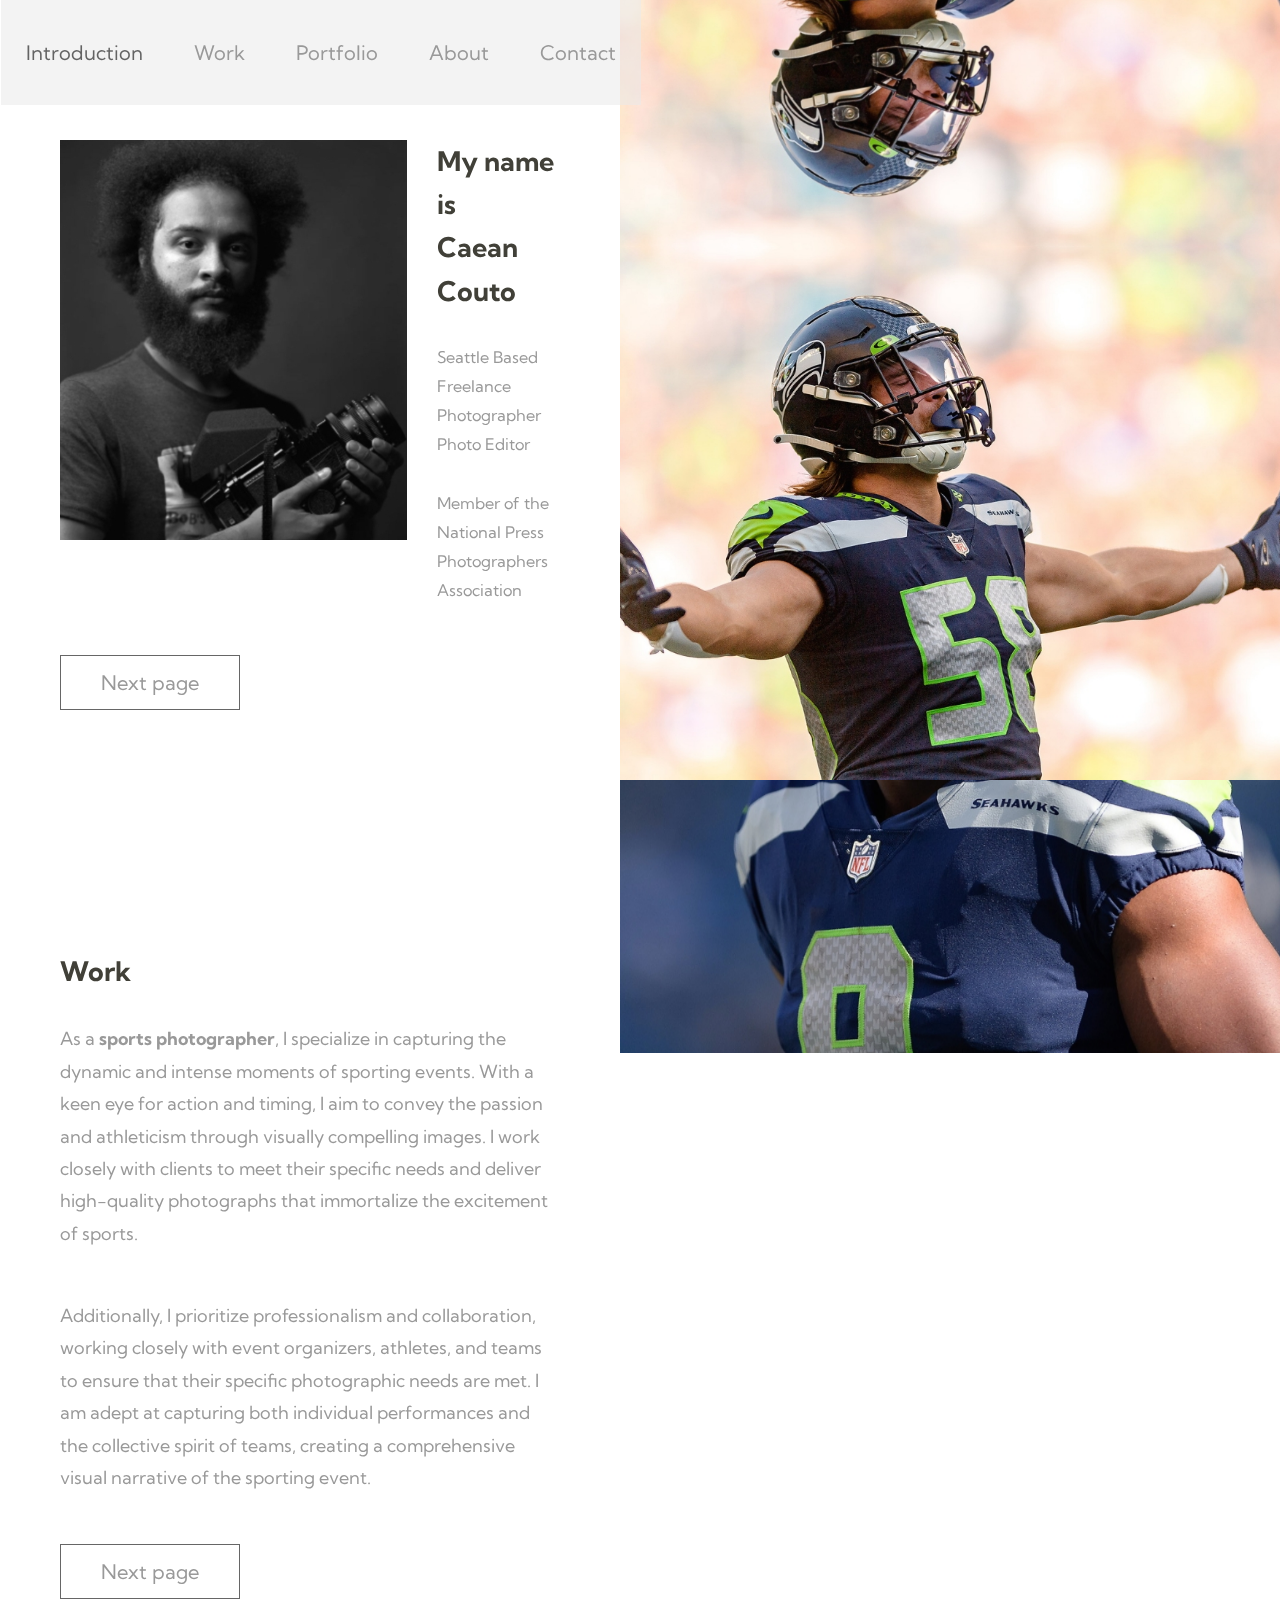
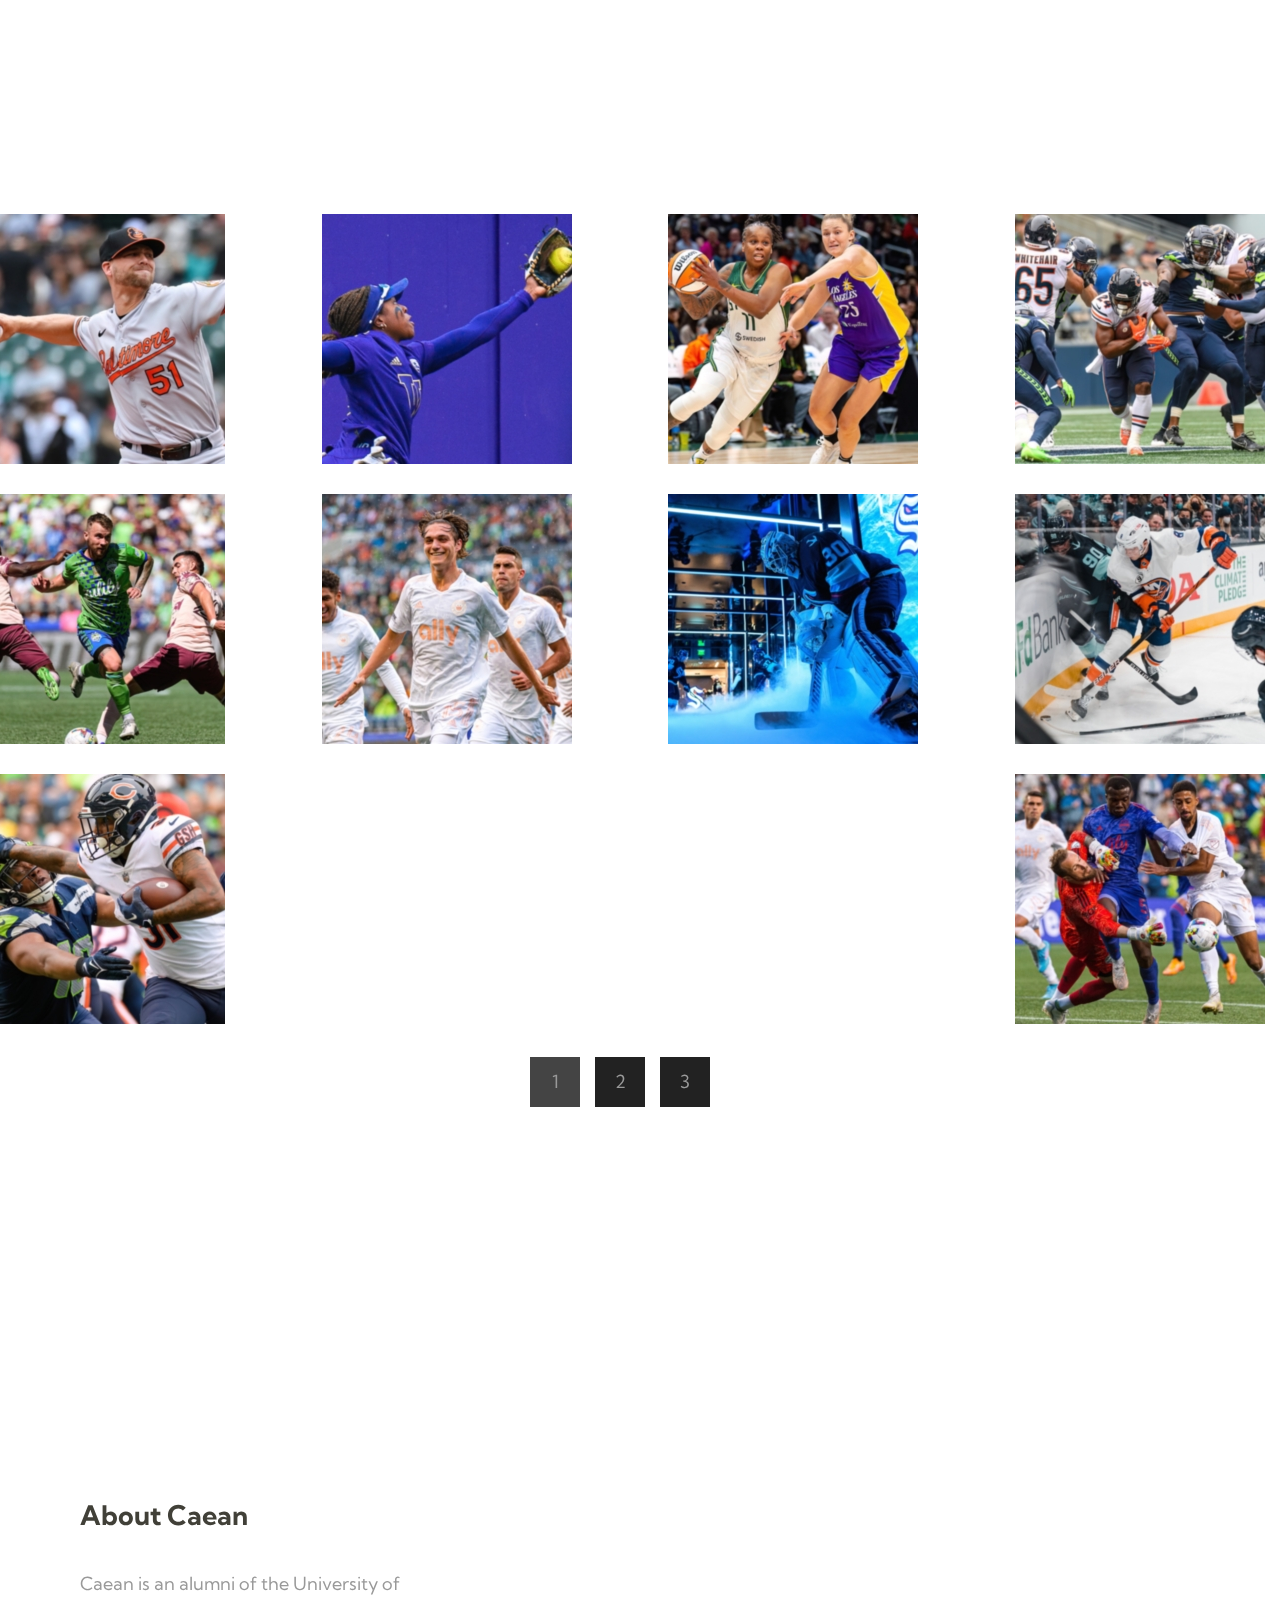
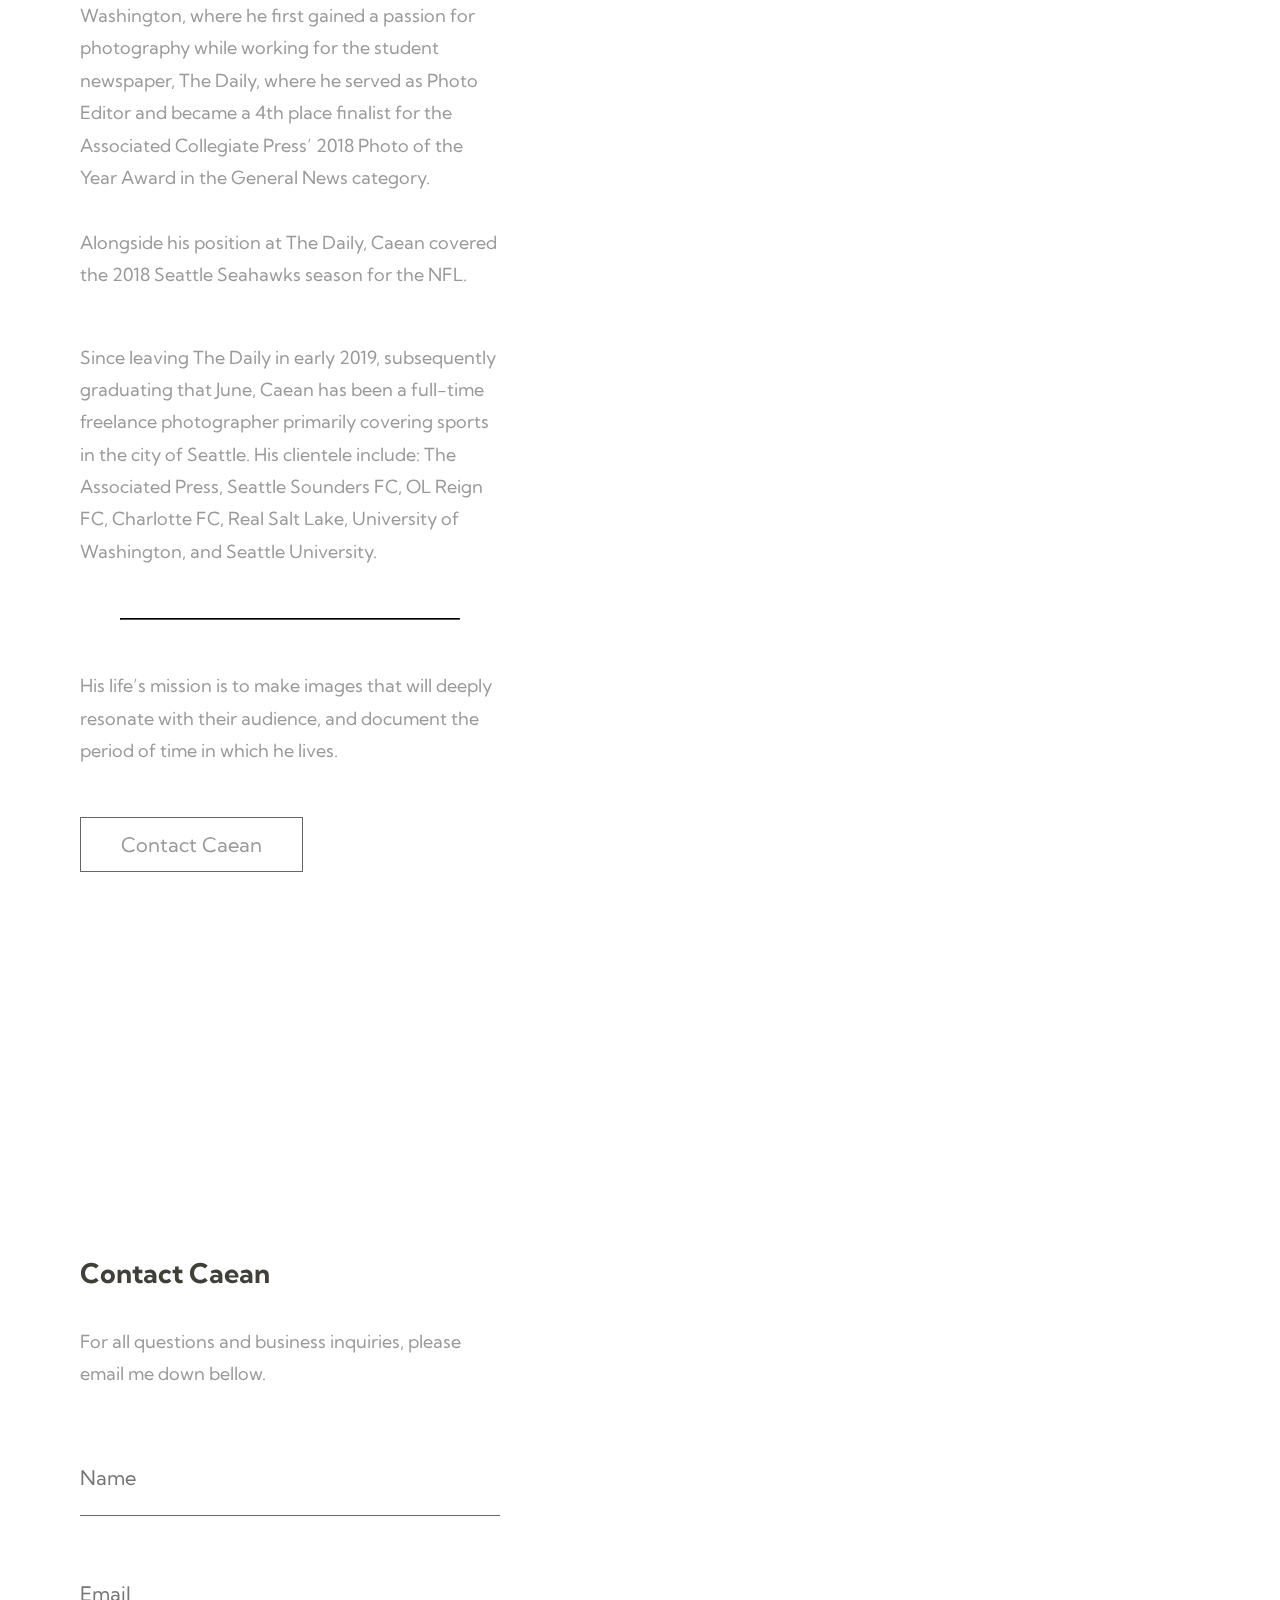
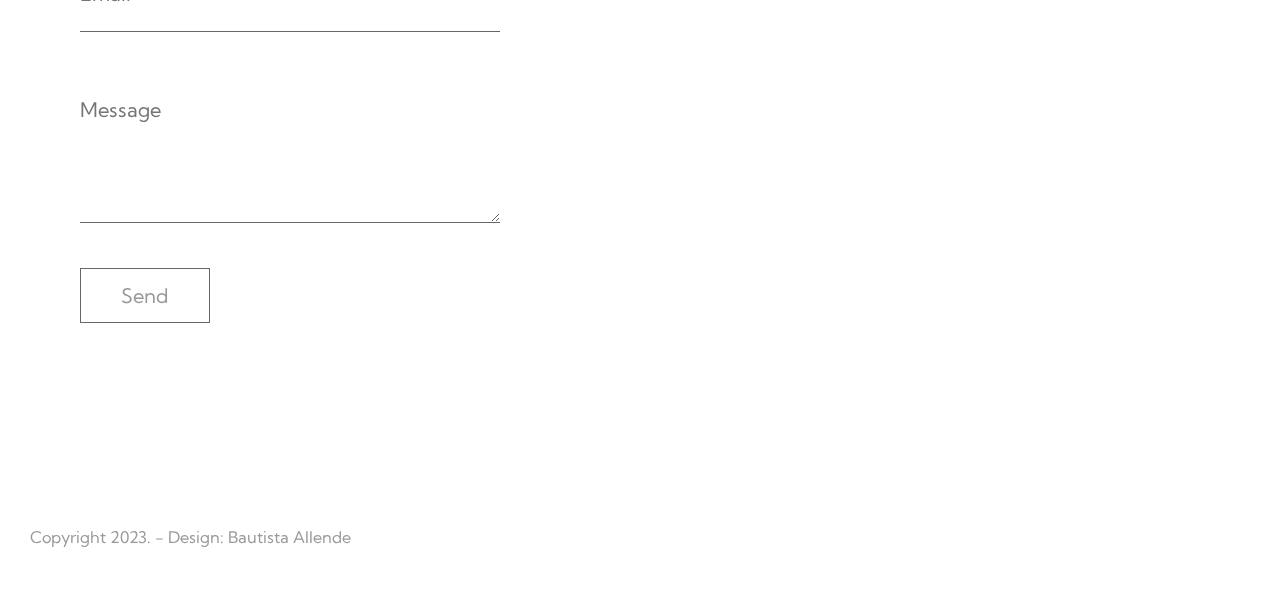
<file: index.html>
<!DOCTYPE html>
<html lang="en">
<head>
    <meta charset="UTF-8">
    <meta name="viewport" content="width=device-width, initial-scale=1.0">
    <title>Caean Couto</title>
    <link rel="icon" href="icon.png">
    <link href="https://fonts.googleapis.com/css2?family=Kumbh+Sans&display=swap" rel="stylesheet"> 
    <link rel="stylesheet" href="fontawesome/css/all.min.css">  
    <link rel="stylesheet" href="css/magnific-popup.css">       
    <link rel="stylesheet" href="css/tooplate-vertex.css">


</head>
<body>
    <!-- Page Loader -->
    <div id="loader-wrapper">
        <div id="loader"></div>

        <div class="loader-section section-left"></div>
        <div class="loader-section section-right"></div>

    </div>


    <!-- Nav -->
    <nav class="tm-nav">
        <button class="navbar-toggler" type="button" aria-label="Toggle navigation">
            <i class="fas fa-bars"></i>
        </button>
        <ul id="tm-main-nav">
            <li class="nav-item">                                
                <a href="#intro" class="nav-link current">
                    Introduction
                </a>
            </li>
            <li class="nav-item">
                <a href="#services" class="nav-link">
                    Work
                </a>
            </li>
            <li class="nav-item">
                <a href="#gallery" class="nav-link">
                    Portfolio
                </a>
            </li>
            <li class="nav-item">
                <a href="#about" class="nav-link">
                    About
                </a>
            </li>
            <li class="nav-item">
                <a href="#contact" class="nav-link">
                    Contact
                </a>
            </li>
        </ul>
    </nav>

    <!-- Content -->
    <main>
        <div id="intro" class="tm-section">
            <!-- Intro left -->
            <div class="tm-section-col tm-content">
                <div class="tm-media1">
                    <img src="img/gallery/tn/cara-principal.jpg" alt="Intro image" class="tm-media1">
                    <div class="tm-media-body">
                        <h2><a href="#" class="tm-text-primary">My name is <br>Caean Couto                        </a></h2>
                        <p class="tm-mb-20 tm-text-small">
                            Seattle Based Freelance <br>Photographer <br>Photo Editor <br><br>Member of the National Press Photographers Association
                        </p>
                        
                        
                    </div>
                </div>
    
                
                
                
                <div class="tm-text-right">
                    <a href="#services" class="tm-btn tm-btn-next">Next page</a>
                </div>   
                
            </div>
            
            <!-- Intro right -->
            <div class="tm-section-col tm-parallax" data-parallax="scroll" data-image-src="img/vertex-bg-01.jpg"></div>
        </div> <!-- #intro -->

        <div id="services" class="tm-section">
            <!-- Services left -->
            <div class="tm-section-col tm-content">
                <h2 class="tm-text-primary">Work</h2>
                <p>As a <strong>sports photographer</strong>, I specialize in capturing the dynamic and intense moments of sporting events. With a keen eye for action and timing, I aim to convey the passion and athleticism through visually compelling images. I work closely with clients to meet their specific needs and deliver high-quality photographs that immortalize the excitement of sports.
                </p>
                <p>
                    Additionally, I prioritize professionalism and collaboration, working closely with event organizers, athletes, and teams to ensure that their specific photographic needs are met. I am adept at capturing both individual performances and the collective spirit of teams, creating a comprehensive visual narrative of the sporting event.
                </p>
                <div class="tm-text-right">
                    <a href="#gallery" class="tm-btn tm-btn-next">Next page</a>
                </div>                
                
                               
            </div>
            
            <!-- Services right -->
            <div class="tm-section-col tm-parallax" data-parallax="scroll" data-image-src="img/vertex-bg-02.jpg"></div>
        </div> <!-- #services -->


        <div id="gallery" class="tm-content1 tm-content-small-top">
            <div class="tm-gallery-container">
                 
                <div class="tm-gallery tm-mb-80">
                    <figure class="effect-goliath tm-gallery-item">
                        <img src="img/gallery/tn/img-01.jpg" alt="Image"/>
                        <figcaption>
                            <h2></h2>
                            <p>Full screen.</p>
                            <a href="img/gallery/img-01.jpg">View more</a>
                        </figcaption>			
                    </figure>
                    <figure class="effect-goliath tm-gallery-item">
                        <img src="img/gallery/tn/img-02.jpg" alt="Image"/>
                        <figcaption>
                            <h2></h2>
                            <p>Full screen.</p>
                            <a href="img/gallery/img-02.jpg">View more</a>
                        </figcaption>			
                    </figure>
                    <figure class="effect-goliath tm-gallery-item">
                        <img src="img/gallery/tn/img-03.jpg" alt="Image"/>
                        <figcaption>
                            <h2></h2>
                            <p>Full screen.</p>
                            <a href="img/gallery/img-03.jpg">View more</a>
                        </figcaption>			
                    </figure>
                    <figure class="effect-goliath tm-gallery-item">
                        <img src="img/gallery/tn/img-04.jpg" alt="Image"/>
                        <figcaption>
                            <h2></h2>
                            <p>Full screen.</p>
                            <a href="img/gallery/img-04.jpg">View more</a>
                        </figcaption>			
                    </figure>
                    <figure class="effect-goliath tm-gallery-item">
                        <img src="img/gallery/tn/img-05.jpg" alt="Image"/>
                        <figcaption>
                            <h2></h2>
                            <p>Full screen.</p>
                            <a href="img/gallery/img-05.jpg">View more</a>
                        </figcaption>			
                    </figure>
                    <figure class="effect-goliath tm-gallery-item">
                        <img src="img/gallery/tn/img-06.jpg" alt="Image"/>
                        <figcaption>
                            <h2></h2>
                            <p>Full screen.</p>
                            <a href="img/gallery/img-06.jpg">View more</a>
                        </figcaption>			
                    </figure>
                    <figure class="effect-goliath tm-gallery-item">
                        <img src="img/gallery/tn/img-07.jpg" alt="Image"/>
                        <figcaption>
                            <h2></h2>
                            <p>Full screen.</p>
                            <a href="img/gallery/img-07.jpg">View more</a>
                        </figcaption>			
                    </figure>
                    <figure class="effect-goliath tm-gallery-item">
                        <img src="img/gallery/tn/img-08.jpg" alt="Image"/>
                        <figcaption>
                            <h2></h2>
                            <p>Full screen.</p>
                            <a href="img/gallery/img-08.jpg">View more</a>
                        </figcaption>			
                    </figure>
                    <figure class="effect-goliath tm-gallery-item">
                        <img src="img/gallery/tn/img-09.jpg" alt="Image"/>
                        <figcaption>
                            <h2></h2>
                            <p>Full screen.</p>
                            <a href="img/gallery/img-09.jpg">View more</a>
                        </figcaption>			
                    </figure>
                    <figure class="effect-goliath tm-gallery-item">
                        <img src="img/gallery/tn/img-10.jpg" alt="Image"/>
                        <figcaption>
                            <h2></h2>
                            <p>Full screen.</p>
                            <a href="img/gallery/img-10.jpg">View more</a>
                        </figcaption>			
                    </figure>
                    <figure class="effect-goliath tm-gallery-item">
                        <img src="img/gallery/tn/img-11.jpg" alt="Image"/>
                        <figcaption>
                            <h2></h2>
                            <p>Full screen.</p>
                            <a href="img/gallery/img-11.jpg">View more</a>
                        </figcaption>			
                    </figure>
                    <figure class="effect-goliath tm-gallery-item">
                        <img src="img/gallery/tn/img-12.jpg" alt="Image"/>
                        <figcaption>
                            <h2></h2>
                            <p>Full screen.</p>
                            <a href="img/gallery/img-12.jpg">View more</a>
                        </figcaption>			
                    </figure>
                    <figure class="effect-goliath tm-gallery-item">
                        <img src="img/gallery/tn/img-13.jpg" alt="Image"/>
                        <figcaption>
                            <h2></h2>
                            <p>Full screen.</p>
                            <a href="img/gallery/img-13.jpg">View more</a>
                        </figcaption>			
                    </figure>
                    <figure class="effect-goliath tm-gallery-item">
                        <img src="img/gallery/tn/img-14.jpg" alt="Image"/>
                        <figcaption>
                            <h2></h2>
                            <p>Full screen.</p>
                            <a href="img/gallery/img-14.jpg">View more</a>
                        </figcaption>			
                    </figure>
                    <figure class="effect-goliath tm-gallery-item">
                        <img src="img/gallery/tn/img-15.jpg" alt="Image"/>
                        <figcaption>
                            <h2></h2>
                            <p>Full screen.</p>
                            <a href="img/gallery/img-15.jpg">View more</a>
                        </figcaption>			
                    </figure>
                    <figure class="effect-goliath tm-gallery-item">
                        <img src="img/gallery/tn/img-16.jpg" alt="Image"/>
                        <figcaption>
                            <h2></h2>
                            <p>Full screen.</p>
                            <a href="img/gallery/img-16.jpg">View more</a>
                        </figcaption>			
                    </figure>
                    <figure class="effect-goliath tm-gallery-item">
                        <img src="img/gallery/tn/img-17.jpg" alt="Image"/>
                        <figcaption>
                            <h2></h2>
                            <p>Full screen.</p>
                            <a href="img/gallery/img-17.jpg">View more</a>
                        </figcaption>			
                    </figure>
                    <figure class="effect-goliath tm-gallery-item">
                        <img src="img/gallery/tn/img-18.jpg" alt="Image"/>
                        <figcaption>
                            <h2></h2>
                            <p>Full screen.</p>
                            <a href="img/gallery/img-18.jpg">View more</a>
                        </figcaption>			
                    </figure>
                    <figure class="effect-goliath tm-gallery-item">
                        <img src="img/gallery/tn/img-19.jpg" alt="Image"/>
                        <figcaption>
                            <h2></h2>
                            <p>Full screen.</p>
                            <a href="img/gallery/img-19.jpg">View more</a>
                        </figcaption>			
                    </figure>
                    <figure class="effect-goliath tm-gallery-item">
                        <img src="img/gallery/tn/img-20.jpg" alt="Image"/>
                        <figcaption>
                            <h2></h2>
                            <p>Full screen.</p>
                            <a href="img/gallery/img-20.jpg">View more</a>
                        </figcaption>			
                    </figure>
                    <figure class="effect-goliath tm-gallery-item">
                        <img src="img/gallery/tn/img-21.jpg" alt="Image"/>
                        <figcaption>
                            <h2></h2>
                            <p>Full screen.</p>
                            <a href="img/gallery/img-21.jpg">View more</a>
                        </figcaption>			
                    </figure>
                    <figure class="effect-goliath tm-gallery-item">
                        <img src="img/gallery/tn/img-22.jpg" alt="Image"/>
                        <figcaption>
                            <h2></h2>
                            <p>Full screen.</p>
                            <a href="img/gallery/img-22.jpg">View more</a>
                        </figcaption>			
                    </figure>
                    <figure class="effect-goliath tm-gallery-item">
                        <img src="img/gallery/tn/img-23.jpg" alt="Image"/>
                        <figcaption>
                            <h2></h2>
                            <p>Full screen.</p>
                            <a href="img/gallery/img-23.jpg">View more</a>
                        </figcaption>			
                    </figure>
                    <figure class="effect-goliath tm-gallery-item">
                        <img src="img/gallery/tn/img-24.jpg" alt="Image"/>
                        <figcaption>
                            <h2></h2>
                            <p>Full screen.</p>
                            <a href="img/gallery/img-24.jpg">View more</a>
                        </figcaption>			
                    </figure>
                    <figure class="effect-goliath tm-gallery-item">
                        <img src="img/gallery/tn/img-25.jpg" alt="Image"/>
                        <figcaption>
                            <h2></h2>
                            <p>Full screen.</p>
                            <a href="img/gallery/img-25.jpg">View more</a>
                        </figcaption>			
                    </figure>
                    
                </div>
                <div class="tm-paging tm-mb-130"></div>
            </div>
        </div>

        <div id="about" class="tm-section">
            <!-- About left -->
            <div class="tm-section-col tm-content tm-content-small">
                <h2 class="tm-text-primary">About Caean</h2>
                <p>
                    Caean is an alumni of the University of Washington, where he first gained a passion for photography while working for the student newspaper, The Daily, where he served as Photo Editor and became a 4th place finalist for the Associated Collegiate Press’ 2018 Photo of the Year Award in the General News category.<br> <br>Alongside his position at The Daily, Caean covered the 2018 Seattle Seahawks season for the NFL.
                </p>
                <p>
                    Since leaving The Daily in early 2019, subsequently graduating that June, Caean has been a full-time freelance photographer primarily covering sports in the city of Seattle. His clientele include: The Associated Press, Seattle Sounders FC, OL Reign FC, Charlotte FC, Real Salt Lake, University of Washington, and Seattle University.
                </p>
                <hr class="tm-hr tm-mb-50">                
                <p class="tm-mb-50">
                    His life’s mission is to make images that will deeply resonate with their audience, and document the period of time in which he lives.
                </p>
                <div class="tm-text-right tm-mb-130">
                    <a href="#contact" class="tm-btn tm-btn-next">Contact Caean</a>
                </div>                
            </div>
            
            <!-- About right -->
            <div class="tm-section-col tm-parallax" data-parallax="scroll" data-image-src="img/vertex-bg-03.jpg"></div>
        </div> <!-- #about -->

        <div id="contact" class="tm-section">
            <!-- Contact left -->
            <div class="tm-section-col tm-content tm-content-small">
                <h2 class="tm-text-primary">Contact Caean</h2>
                <p>
                    For all questions and business inquiries, please email me down bellow.
                </p> 
                <form id="contact-form" action="enviar.php" method="POST" class="tm-contact-form tm-mb-200">
                    <div class="form-group">
                        <input type="text" name="name" class="form-control rounded-0" placeholder="Name" required />
                    </div>
                    <div class="form-group">
                        <input type="email" name="email" class="form-control rounded-0" placeholder="Email" required />
                    </div>
                    <div class="form-group">
                        <textarea rows="4" name="message" class="form-control rounded-0" placeholder="Message" required=></textarea>
                    </div>

                    <div class="form-group tm-text-right">
                        <a type="submit" name="acepto" value="Acepto" class="tm-btn" href="Send.html">Send</a>
                    </div>
                </form>
                <footer class="tm-copyright tm-text-small">
                    Copyright 2023. 
                    
                    - Design: <a rel="nofollow" href="https://www.instagram.com/bautistallende/" class="tm-text-link" target="_parent">Bautista Allende</a>
                </footer>              
            </div>
            
            <!-- Contact right -->
            <div class="tm-section-col tm-parallax tm-relative" data-parallax="scroll" data-image-src="img/vertex-bg-04.jpg">
                <!-- Map -->
                <div class="mapouter">
                    <div class="gmap-canvas">
                        <iframe width="100%" height="420" id="gmap_canvas"
                            src=""
                            frameborder="0" scrolling="no" marginheight="0" marginwidth="0"></iframe>
                    </div>
                </div>
            </div>
        </div> <!-- #contact -->
    </main>

    <script src="js/plugins.js"></script>
    <script>
        $(window).on("load", function() {
            $('body').addClass('loaded');
        });

        $(function(){
            
            /*************** Navigation *****************/

            const tmMainNav = $("#tm-main-nav");

            tmMainNav.singlePageNav({
                filter: ':not(.external)'
            });

            $('.navbar-toggler').click(function(e) {
                e.stopPropagation();
                tmMainNav.toggleClass('show');
            });

            $("html").click(function(e) {
                $("#tm-main-nav").removeClass("show");
            });

            /****************** Smooth Scrolling *****************/

            $(".tm-btn-next").on('click', function(event) {
                if (this.hash !== "") {
                    event.preventDefault();
                    var hash = this.hash;

                    $('html, body').animate({
                        scrollTop: $(hash).offset().top
                    }, 800, function(){
                        // window.location.hash = hash;
                    });
                }
            });

            $('.tm-brand-icon').on('click', function(event) {
                $('html, body').animate({
                        scrollTop: $('#intro').offset().top
                    }, 800);
            });

            /****************** Gallery ******************/

            const galleryItems = document.querySelector(".tm-gallery").children;
            const itemsPerPage = 10;
            const totalPages = Math.ceil(galleryItems.length / itemsPerPage);
            const pageAttribute = 'data-page';

            function setPagination(currentPage) {
                for(let i = 1; i <= totalPages; i++) {
                    var $pager = '';
                    
                    if(currentPage == i) {
                        $pager = $('<a href="javascript:void(0);" class="active tm-paging-link" '+pageAttribute+'="'+i+'"></a>');
                    } else {
                        $pager = $('<a href="javascript:void(0);" class="tm-paging-link" '+pageAttribute+'="'+i+'"></a>');
                    }

                    $pager.html(i);

                    $pager.click(function(){ 
                        $('.tm-paging-link').removeClass("active");
                        $(this).addClass('active');
                        var page = $(this).eq(0).attr(pageAttribute);
                        showItems(page);
                    });

                    $pager.appendTo($('.tm-paging'));
                }
            }

            function showItems(currentPage) {
                for(let i = 0; i < galleryItems.length; i++) {
                    galleryItems[i].classList.remove("show");
                    galleryItems[i].classList.add("hide");

                    if(i >= (currentPage * itemsPerPage) - itemsPerPage && i < currentPage * itemsPerPage) {
                        galleryItems[i].classList.remove("hide");
                        galleryItems[i].classList.add("show");
                    }
                }
            }

            setPagination(1);
            showItems(1);

            /****************** Magnific Popup ***********/

            $('.tm-gallery').magnificPopup({
                delegate: 'a',
                type: 'image',
                gallery: {
                    enabled: true
                }
            });
        });
    </script>
</body>
</html>
</file>
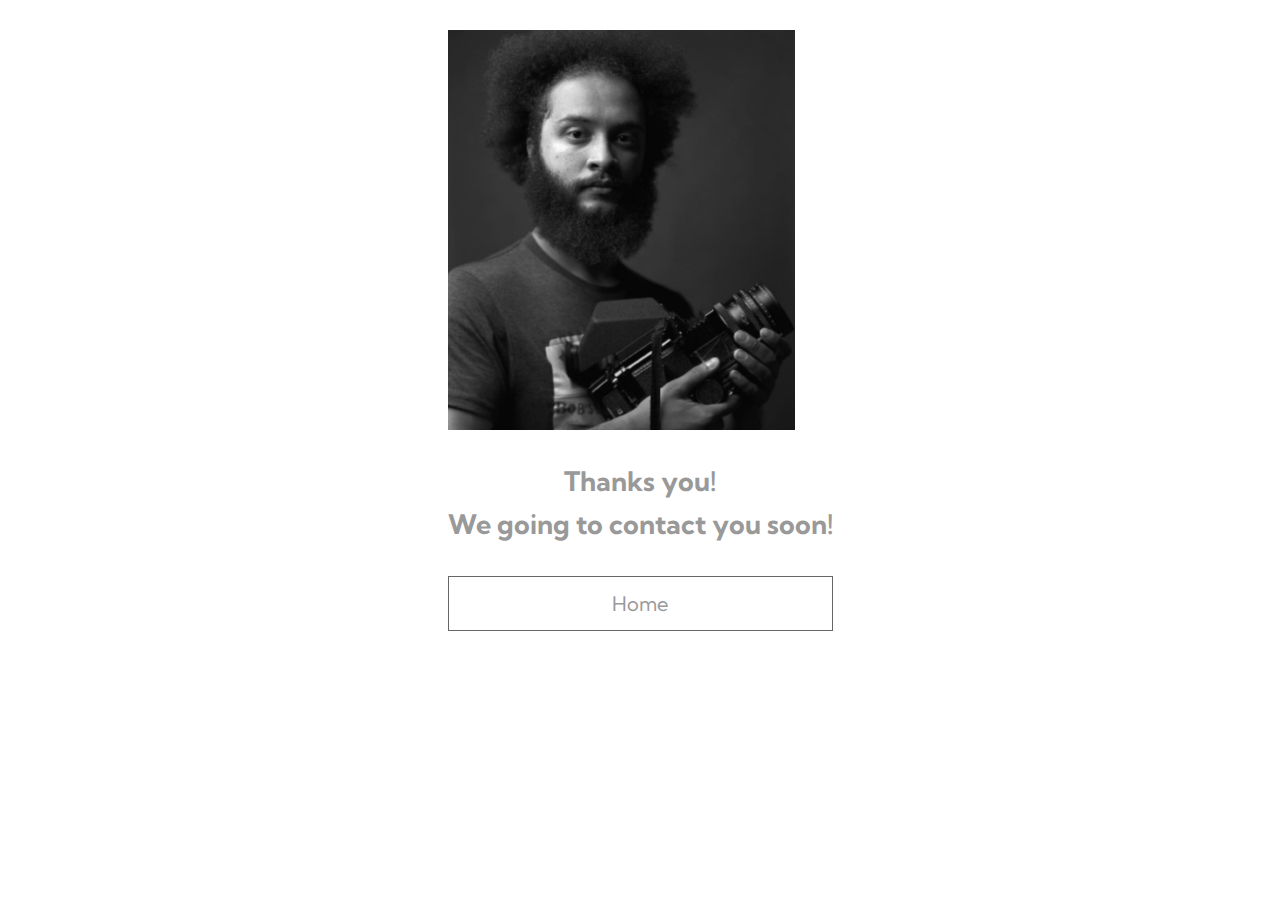
<file: Send.html>
<!DOCTYPE html>
<html lang="en">
<head>
    <title>Caean Couto</title>
    <link rel="icon" href="icon.png">
    <link href="https://fonts.googleapis.com/css2?family=Kumbh+Sans&display=swap" rel="stylesheet"> 
    <link rel="stylesheet" href="fontawesome/css/all.min.css">  
    <link rel="stylesheet" href="css/Send.css">       
    <link rel="stylesheet" href="css/tooplate-vertex2.css">
</head>
<body class="body1">
    <div class="todo">
        <div>
            <img src="img/gallery/tn/cara-principal.jpg" alt="Intro image" class="tm-media1">
            <h2 class="titulo">Thanks you! <br>We going to contact you soon! </h2>
            <div class="boton">
                <a type="submit" class="botonpagina2" href="index.html">Home</a>
            </div>  
        </div>  
    </div>
</body>


</html>
</file>
<file: css/tooplate-vertex.css>
#loader-wrapper {
    position: fixed;
    top: 0;
    left: 0;
    width: 100%;
    height: 100%;
    z-index: 1001;
}
#loader {
    display: block;
    position: relative;
    left: 50%;
    top: 50%;
    width: 150px;
    height: 150px;
    margin: -75px 0 0 -75px;
    border-radius: 50%;
    border: 3px solid transparent;
    border-top-color: #ffffff;

    -webkit-animation: spin 2s linear infinite; /* Chrome, Opera 15+, Safari 5+ */
    animation: spin 2s linear infinite; /* Chrome, Firefox 16+, IE 10+, Opera */

    z-index: 1002;
}

    #loader:before {
        content: "";
        position: absolute;
        top: 5px;
        left: 5px;
        right: 5px;
        bottom: 5px;
        border-radius: 50%;
        border: 3px solid transparent;
        border-top-color: #747474;

        -webkit-animation: spin 3s linear infinite; /* Chrome, Opera 15+, Safari 5+ */
        animation: spin 3s linear infinite; /* Chrome, Firefox 16+, IE 10+, Opera */
    }

    #loader:after {
        content: "";
        position: absolute;
        top: 15px;
        left: 15px;
        right: 15px;
        bottom: 15px;
        border-radius: 50%;
        border: 3px solid transparent;
        border-top-color: #000000;

        -webkit-animation: spin 1.5s linear infinite; /* Chrome, Opera 15+, Safari 5+ */
          animation: spin 1.5s linear infinite; /* Chrome, Firefox 16+, IE 10+, Opera */
    }

    @-webkit-keyframes spin {
        0%   { 
            -webkit-transform: rotate(0deg);  /* Chrome, Opera 15+, Safari 3.1+ */
            -ms-transform: rotate(0deg);  /* IE 9 */
            transform: rotate(0deg);  /* Firefox 16+, IE 10+, Opera */
        }
        100% {
            -webkit-transform: rotate(360deg);  /* Chrome, Opera 15+, Safari 3.1+ */
            -ms-transform: rotate(360deg);  /* IE 9 */
            transform: rotate(360deg);  /* Firefox 16+, IE 10+, Opera */
        }
    }
    @keyframes spin {
        0%   { 
            -webkit-transform: rotate(0deg);  /* Chrome, Opera 15+, Safari 3.1+ */
            -ms-transform: rotate(0deg);  /* IE 9 */
            transform: rotate(0deg);  /* Firefox 16+, IE 10+, Opera */
        }
        100% {
            -webkit-transform: rotate(360deg);  /* Chrome, Opera 15+, Safari 3.1+ */
            -ms-transform: rotate(360deg);  /* IE 9 */
            transform: rotate(360deg);  /* Firefox 16+, IE 10+, Opera */
        }
    }

    #loader-wrapper .loader-section {
        position: fixed;
        top: 0;
        width: 51%;
        height: 100%;
        background: #ffffffbd;
        z-index: 1001;
        -webkit-transform: translateX(0);  /* Chrome, Opera 15+, Safari 3.1+ */
        -ms-transform: translateX(0);  /* IE 9 */
        transform: translateX(0);  /* Firefox 16+, IE 10+, Opera */
    }

    #loader-wrapper .loader-section.section-left {
        left: 0;
    }

    #loader-wrapper .loader-section.section-right {
        right: 0;
    }

    /* Loaded */
    .loaded #loader-wrapper .loader-section.section-left {
        -webkit-transform: translateX(-100%);  /* Chrome, Opera 15+, Safari 3.1+ */
            -ms-transform: translateX(-100%);  /* IE 9 */
                transform: translateX(-100%);  /* Firefox 16+, IE 10+, Opera */

        -webkit-transition: all 0.7s 0.3s cubic-bezier(0.645, 0.045, 0.355, 1.000);  
                transition: all 0.7s 0.3s cubic-bezier(0.645, 0.045, 0.355, 1.000);
    }

    .loaded #loader-wrapper .loader-section.section-right {
        -webkit-transform: translateX(100%);  /* Chrome, Opera 15+, Safari 3.1+ */
            -ms-transform: translateX(100%);  /* IE 9 */
                transform: translateX(100%);  /* Firefox 16+, IE 10+, Opera */

-webkit-transition: all 0.7s 0.3s cubic-bezier(0.645, 0.045, 0.355, 1.000);  
        transition: all 0.7s 0.3s cubic-bezier(0.645, 0.045, 0.355, 1.000);
    }
    
    .loaded #loader {
        opacity: 0;
        -webkit-transition: all 0.3s ease-out;  
                transition: all 0.3s ease-out;
    }
    .loaded #loader-wrapper {
        visibility: hidden;

        -webkit-transform: translateY(-100%);  /* Chrome, Opera 15+, Safari 3.1+ */
            -ms-transform: translateY(-100%);  /* IE 9 */
                transform: translateY(-100%);  /* Firefox 16+, IE 10+, Opera */

        -webkit-transition: all 0.3s 1s ease-out;  
                transition: all 0.3s 1s ease-out;
    }

/* General */

* {  box-sizing: border-box; }
html, body { overflow-x: hidden; }
body { 
    font-family: 'Kumbh Sans', sans-serif;
    font-size: 18px;
    background-color: rgb(255, 255, 255);
    color: #999;
    margin: 0;
    margin-top: -30px;
    margin-left: -40px;
}
a { color: #fff; text-decoration: none; }
a:hover {  color: rgba(201, 204, 153, 0.238); }
button { cursor: pointer; }
a, button { transition: all 0.3s ease; }
ul {
    margin: 0;
    padding: 0;
}

h2 {
    line-height: 1.6;
    margin-top: 0;
    margin-bottom: 30px;
}


p {
    line-height: 1.8;
    margin-bottom: 50px;
}

span, footer {  line-height: 1.8; }

.tm-btn {
    display: inline-block;
    border: 1px solid #666;
    background-color: transparent;
    color: #999;
    padding: 14px 40px;
    font-size: 20px;
}

.tm-btn:hover {
    color: #4b4b4b9c;
    border-color: #4b4b4b9c;
}

.tm-text-small { font-size: 0.9em; }
.tm-text-center { text-align: center; }
.tm-text-right { text-align: left; }
.tm-text-primary { color: #414038; }
.tm-text-secondary { color: #9999CC; }
.tm-text-link { color: #999; }
.tm-text-link:hover { color: #292929; }
.tm-relative { position: relative; }

.tm-hr {
    border-color: #555;
    max-width: 340px;
    width: 100%;    
}

.tm-mr {
    margin-right: 0;
    margin-left: auto;
}

.tm-ml {
    margin-left: 0;
    margin-right: auto;
}

.tm-my-50 {
    margin-top: 50px;
    margin-bottom: 50px;
}
.tm-mb-20 { margin-bottom: 20px; }
.tm-mb-50 { margin-bottom: 50px; }
.tm-mb-80 { margin-bottom: 10px; }
.tm-mb-130 { margin-bottom: 130px; }
.tm-mb-200 { margin-bottom: 200px; }

/* Layout */
.tm-section { display: flex; 
margin-top: -10px;}

.tm-section-col {
    flex: 0 0 50%;
    width: 50%;
}

.tm-content {
    padding: 180px 60px 70px 100px;
    box-sizing: border-box;
}

.tm-content1 {
    padding: 180px 0px 70px 00px;
    box-sizing: border-box;
}

.tm-content-small { padding: 190px 120px 70px; }
.tm-content-small-top { padding-top: 130px; }

.tm-row {
    display: flex;
    margin-left: -25px;
    margin-left: -25px;
}

.tm-col {
    flex: 0 0 50%;
    width: 50%;
    padding: 25px;
    box-sizing: border-box;
}

/* Brand */
.tm-brand {
    position: fixed;
    bottom: 80px;
    right: 70px;
    width: 300px;
    height: 240px;
    margin-top: 0;
    margin-bottom: 0;
    background-color: #333;
    color: #999;
    display: flex;
    align-items: center;
    justify-content: center;
    flex-direction: column;
}

.tm-brand-icon { margin-bottom: 25px; }
.tm-brand-text { font-size: 32px; }

/* Nav */
.navbar-toggler { display: none; }

.tm-nav {
    position: fixed;
    top: 0;
    left: 1px;
    width: 50%;
    z-index: 1000;  
}

.tm-nav ul {
    background-color: #e9e9e98f;
    display: flex;
    justify-content: space-around;
}

.nav-item { list-style: none; }

.nav-link {
    color: #999;
    padding-top: 40px;
    padding-bottom: 40px;
    display: block;
    font-size: 20px;
}

.nav-link:hover,
.nav-link.current {
    color: rgba(28, 28, 28, 0.67);
}

/* Introduction */
.tm-media1 {
    display:flex;
    align-items: flex-start;
    margin-bottom: 30px;
}

.tm-media img {
    width: 200px;
    height: 200px;
}

.tm-media1 img {
    width: auto;
    height: auto;
}

.tm-media2 img {
    width: 600px;
    height: 400px;
}


.tm-media-body {  padding-left: 30px; }

.tm-media-span {
    margin-bottom: 15px;
    display: block;
    text-align: right;
}

/* Gallery */

.tm-gallery-container {
    max-width: 1400px;
    margin-left: auto;
    margin-right: auto;
}

.tm-gallery-header {
    margin-left: 15px;
    margin-right: 15px;
}

.tm-gallery {
	position: relative;
    list-style: none;
    text-align: center;
    overflow: hidden;
    display: flex;
    flex-wrap: wrap;
    align-items: center;
    justify-content: space-between;
    flex-direction: row;
}

.tm-gallery figure {
	position: relative;
	z-index: 50;
	/* float: left; */
	overflow: hidden;
	margin: 15px;
	min-width: 200px;
	max-width: 250px;
	max-height: 250px;
	width: 25%;
	text-align: center;
	cursor: pointer;
}

.tm-gallery figure img {
	position: relative;
	display: block;
	min-height: 100%;
	max-width: 100%;

}

.tm-gallery figure figcaption {
	padding: 1em;
	color: #090909;
	text-transform: uppercase;
	font-size: 1em;
	-webkit-backface-visibility: hidden;
	backface-visibility: hidden;
}

.tm-gallery figure figcaption::before,
.tm-gallery figure figcaption::after {
	pointer-events: none;
}

.tm-gallery figure figcaption,
.tm-gallery figure figcaption > a {
	position: absolute;
	top: 0;
	left: 0;
	width: 100%;
    height: 100%;
    box-sizing: border-box;
}

/* Anchor will cover the whole item by default */
/* For some effects it will show as a button */
.tm-gallery figure figcaption > a {
	z-index: 1000;
	text-indent: 200%;
	white-space: nowrap;
	font-size: 0;
	opacity: 0;
}

.tm-gallery figure h2 {
	word-spacing: -0.15em;
	font-weight: 300;
}

.tm-gallery figure h2 span { font-weight: 800; }

.tm-gallery figure h2,
.tm-gallery figure p {
	margin: 0;
}

.tm-gallery figure p {
	letter-spacing: 1px;
	font-size: 68.5%;
}

/*-----------------*/
/***** Goliath *****/
/*-----------------*/

figure.effect-goliath {
	background: #ffffff49;
}

figure.effect-goliath img,
figure.effect-goliath h2 {
	-webkit-transition: -webkit-transform 0.35s;
	transition: 0.35s;
    
}

figure.effect-goliath img {
	-webkit-backface-visibility: hidden;
	backface-visibility: hidden;
}

figure.effect-goliath h2,
figure.effect-goliath p {
	position: absolute;
	bottom: 0;
	left: 0;
    padding: 30px 10px;
    text-align: center;
    width: 100%;
}

figure.effect-goliath p {
	text-transform: none;
	font-size: 90%;
	opacity: 0;
	-webkit-transition: opacity 0.35s, -webkit-transform 0.35s;
	transition: opacity 0.35s, transform 0.35s;
	-webkit-transform: translate3d(0,50px,0);
	transform: translate3d(0,50px,0);
}

figure.effect-goliath:hover img {
	-webkit-transform: translate3d(0,-80px,0);
	transform: translate3d(0,-80px,0);
}

figure.effect-goliath:hover h2 {
	-webkit-transform: translate3d(0,-100px,0);
	transform: translate3d(0,-100px,0);
}

figure.effect-goliath:hover p {
	opacity: 1;
	-webkit-transform: translate3d(0,0,0);
	transform: translate3d(0,0,0);
}

.tm-gallery .tm-gallery-item.hide{ display: none; }

.tm-gallery .tm-gallery-item.show{
	display: block;
	animation: show .5s ease;
}

.tm-paging {
    display: flex;
    justify-content: center;
}

.tm-paging-link {
    display: flex;
    justify-content: center;
    align-items: center;
    width: 50px;
    height: 50px;
    color: #999;
    background-color: #222;
    margin: 7.5px;
}

.tm-paging-link:hover,
.tm-paging-link.active {
    background-color: #444444;
}

@keyframes show {
    0% {
    	opacity: 0;
    	transform: scale(0.9);
    }
    100% {
    	opacity: 1;
    	transform: scale(1);
    }
}

/* Contact */
.tm-contact-form {
    max-width: 450px;
    margin-left: auto;
    margin-right: auto;
}
.form-group { margin-bottom: 40px; }

.form-control {
    color: #999;
    font-size: 20px;
    font-family: 'Kumbh Sans', sans-serif;
    padding: 25px 0;
    width: 100%;
    border: none;
    border-bottom: 1px solid #666;
    background: transparent;
}

.form-control:focus {
    color: #999;
    background: transparent;
}

.mapouter {
    position: absolute;
    top: 240px;
    left: 0;
}

.gmap-canvas { width: 340px; }

.tm-copyright {
    margin-left: -50px;
    margin-bottom: -50px;
}

@media (max-width: 1200px) {
    .tm-nav { width: 0; }
    .tm-nav ul {
        position: relative;
        left: -280px;
        flex-direction: column;
        padding-top: 15px;
        padding-bottom: 15px;        
        width: 280px;
        transition: all 0.5s ease;
    }

    .tm-nav ul.show { left: 0; }

    .nav-link {
        text-align: center;
        padding-top: 20px;
        padding-bottom: 20px;
    }

    .navbar-toggler {
        display: block;
        width: 50px;
        height: 45px;
        font-size: 1.2rem;
        background-color: #444444;
        border: none;
        color: #999999;
        outline: none;
    }

    .navbar-toggler:hover { color: #99CC99; }

    .tm-content {
        padding-left: 20px;
        padding-right: 20px;
        padding: 50px 20px;
    }

    .tm-copyright { margin-left: 15px; }
}

@media (max-width: 992px) {
    .tm-brand { 
        position: static;
        margin-left: auto;
        margin-right: 0;
    }

    .tm-gallery figure { width: 33.33%; }

    figcaption h2 { font-size: 1.4rem; }

    .tm-section { flex-direction: column-reverse; }

    .tm-section-col {
        flex: 0 0 100%;
        width: 100%;
    }

    .tm-parallax { min-height: 360px; }

    #contact .tm-parallax {
        margin-bottom: 425px;
    }
    
    .mapouter {
        top: 360px;
        width: 100%;
    }

    .gmap-canvas { width: 100%; }

    .tm-copyright {
        margin-bottom: 0;
        padding: 30px;
    }
}

@media (max-width: 600px) {
    .tm-row { flex-direction: column; }

    .tm-col {
        flex: 0 0 100%;
        width: 100%;
    }

    .tm-media img {
        width: 150px;
        height: 150px;
    }
}

@media (max-width: 560px) {
    .tm-sm-mt-30 { margin-top: 30px; }
}

@media (max-width: 516px) {
    .tm-gallery { display: block; }

    .tm-gallery figure {
        float: left;
        width: 45%;
        margin: 2.5%;
        min-width: 1px;
    }

    figure h2 { font-size: 1rem; }
}

@media (max-width: 420px) {
    .tm-media img {
        width: 100px;
        height: 100px;
    }
}
</file>
<file: css/Send.css>
.botonpagina2{
    display:flex;
    justify-content: center;
    border: 1px solid #666;
    background-color: transparent;
    color: #999;
    padding: 14px 40px;
    font-size: 20px;
    top: 13px;
  }
  
  
.todo{
    display: flex;
    justify-content: center;
    top: 10px;
  }
  
.boton{
    display:grid;
  }
  
.titulo{
    text-align: center;
    }
</file>
<file: css/tooplate-vertex2.css>
#loader-wrapper {
    position: fixed;
    top: 0;
    left: 0;
    width: 100%;
    height: 100%;
    z-index: 1001;
}
#loader {
    display: block;
    position: relative;
    left: 50%;
    top: 50%;
    width: 150px;
    height: 150px;
    margin: -75px 0 0 -75px;
    border-radius: 50%;
    border: 3px solid transparent;
    border-top-color: #ffffff;

    -webkit-animation: spin 2s linear infinite; /* Chrome, Opera 15+, Safari 5+ */
    animation: spin 2s linear infinite; /* Chrome, Firefox 16+, IE 10+, Opera */

    z-index: 1002;
}

    #loader:before {
        content: "";
        position: absolute;
        top: 5px;
        left: 5px;
        right: 5px;
        bottom: 5px;
        border-radius: 50%;
        border: 3px solid transparent;
        border-top-color: #747474;

        -webkit-animation: spin 3s linear infinite; /* Chrome, Opera 15+, Safari 5+ */
        animation: spin 3s linear infinite; /* Chrome, Firefox 16+, IE 10+, Opera */
    }

    #loader:after {
        content: "";
        position: absolute;
        top: 15px;
        left: 15px;
        right: 15px;
        bottom: 15px;
        border-radius: 50%;
        border: 3px solid transparent;
        border-top-color: #000000;

        -webkit-animation: spin 1.5s linear infinite; /* Chrome, Opera 15+, Safari 5+ */
          animation: spin 1.5s linear infinite; /* Chrome, Firefox 16+, IE 10+, Opera */
    }

    @-webkit-keyframes spin {
        0%   { 
            -webkit-transform: rotate(0deg);  /* Chrome, Opera 15+, Safari 3.1+ */
            -ms-transform: rotate(0deg);  /* IE 9 */
            transform: rotate(0deg);  /* Firefox 16+, IE 10+, Opera */
        }
        100% {
            -webkit-transform: rotate(360deg);  /* Chrome, Opera 15+, Safari 3.1+ */
            -ms-transform: rotate(360deg);  /* IE 9 */
            transform: rotate(360deg);  /* Firefox 16+, IE 10+, Opera */
        }
    }
    @keyframes spin {
        0%   { 
            -webkit-transform: rotate(0deg);  /* Chrome, Opera 15+, Safari 3.1+ */
            -ms-transform: rotate(0deg);  /* IE 9 */
            transform: rotate(0deg);  /* Firefox 16+, IE 10+, Opera */
        }
        100% {
            -webkit-transform: rotate(360deg);  /* Chrome, Opera 15+, Safari 3.1+ */
            -ms-transform: rotate(360deg);  /* IE 9 */
            transform: rotate(360deg);  /* Firefox 16+, IE 10+, Opera */
        }
    }

    #loader-wrapper .loader-section {
        position: fixed;
        top: 0;
        width: 51%;
        height: 100%;
        background: #ffffffbd;
        z-index: 1001;
        -webkit-transform: translateX(0);  /* Chrome, Opera 15+, Safari 3.1+ */
        -ms-transform: translateX(0);  /* IE 9 */
        transform: translateX(0);  /* Firefox 16+, IE 10+, Opera */
    }

    #loader-wrapper .loader-section.section-left {
        left: 0;
    }

    #loader-wrapper .loader-section.section-right {
        right: 0;
    }

    /* Loaded */
    .loaded #loader-wrapper .loader-section.section-left {
        -webkit-transform: translateX(-100%);  /* Chrome, Opera 15+, Safari 3.1+ */
            -ms-transform: translateX(-100%);  /* IE 9 */
                transform: translateX(-100%);  /* Firefox 16+, IE 10+, Opera */

        -webkit-transition: all 0.7s 0.3s cubic-bezier(0.645, 0.045, 0.355, 1.000);  
                transition: all 0.7s 0.3s cubic-bezier(0.645, 0.045, 0.355, 1.000);
    }

    .loaded #loader-wrapper .loader-section.section-right {
        -webkit-transform: translateX(100%);  /* Chrome, Opera 15+, Safari 3.1+ */
            -ms-transform: translateX(100%);  /* IE 9 */
                transform: translateX(100%);  /* Firefox 16+, IE 10+, Opera */

-webkit-transition: all 0.7s 0.3s cubic-bezier(0.645, 0.045, 0.355, 1.000);  
        transition: all 0.7s 0.3s cubic-bezier(0.645, 0.045, 0.355, 1.000);
    }
    
    .loaded #loader {
        opacity: 0;
        -webkit-transition: all 0.3s ease-out;  
                transition: all 0.3s ease-out;
    }
    .loaded #loader-wrapper {
        visibility: hidden;

        -webkit-transform: translateY(-100%);  /* Chrome, Opera 15+, Safari 3.1+ */
            -ms-transform: translateY(-100%);  /* IE 9 */
                transform: translateY(-100%);  /* Firefox 16+, IE 10+, Opera */

        -webkit-transition: all 0.3s 1s ease-out;  
                transition: all 0.3s 1s ease-out;
    }

/* General */

* {  box-sizing: border-box; }
html, body { overflow-x: hidden; }
body { 
    font-family: 'Kumbh Sans', sans-serif;
    font-size: 18px;
    background-color: rgb(255, 255, 255);
    color: #999;
    margin: 0;


}
a { color: #fff; text-decoration: none; }
a:hover {  color: rgba(201, 204, 153, 0.238); }
button { cursor: pointer; }
a, button { transition: all 0.3s ease; }
ul {
    margin: 0;
    padding: 0;
}

h2 {
    line-height: 1.6;
    margin-top: 0;
    margin-bottom: 30px;
}


p {
    line-height: 1.8;
    margin-bottom: 50px;
}

span, footer {  line-height: 1.8; }

.tm-btn {
    display: inline-block;
    border: 1px solid #666;
    background-color: transparent;
    color: #999;
    padding: 14px 40px;
    font-size: 20px;
}

.tm-btn:hover {
    color: #4b4b4b9c;
    border-color: #4b4b4b9c;
}

.tm-text-small { font-size: 0.9em; }
.tm-text-center { text-align: center; }
.tm-text-right { text-align: right; }
.tm-text-primary { color: #414038; }
.tm-text-secondary { color: #9999CC; }
.tm-text-link { color: #999; }
.tm-text-link:hover { color: #292929; }
.tm-relative { position: relative; }

.tm-hr {
    border-color: #555;
    max-width: 340px;
    width: 100%;    
}

.tm-mr {
    margin-right: 0;
    margin-left: auto;
}

.tm-ml {
    margin-left: 0;
    margin-right: auto;
}

.tm-my-50 {
    margin-top: 50px;
    margin-bottom: 50px;
}
.tm-mb-20 { margin-bottom: 20px; }
.tm-mb-50 { margin-bottom: 50px; }
.tm-mb-80 { margin-bottom: 10px; }
.tm-mb-130 { margin-bottom: 130px; }
.tm-mb-200 { margin-bottom: 200px; }

/* Layout */
.tm-section { display: flex; 
margin-top: -10px;}

.tm-section-col {
    flex: 0 0 50%;
    width: 50%;
}

.tm-content {
    padding: 180px 60px 70px 100px;
    box-sizing: border-box;
}

.tm-content1 {
    padding: 180px 0px 70px 00px;
    box-sizing: border-box;
}

.tm-content-small { padding: 190px 120px 70px; }
.tm-content-small-top { padding-top: 130px; }

.tm-row {
    display: flex;
    margin-left: -25px;
    margin-left: -25px;
}

.tm-col {
    flex: 0 0 50%;
    width: 50%;
    padding: 25px;
    box-sizing: border-box;
}

/* Brand */
.tm-brand {
    position: fixed;
    bottom: 80px;
    right: 70px;
    width: 300px;
    height: 240px;
    margin-top: 0;
    margin-bottom: 0;
    background-color: #333;
    color: #999;
    display: flex;
    align-items: center;
    justify-content: center;
    flex-direction: column;
}

.tm-brand-icon { margin-bottom: 25px; }
.tm-brand-text { font-size: 32px; }

/* Nav */
.navbar-toggler { display: none; }

.tm-nav {
    position: fixed;
    top: 0;
    left: 1px;
    width: 50%;
    z-index: 1000;  
}

.tm-nav ul {
    background-color: #e9e9e98f;
    display: flex;
    justify-content: space-around;
}

.nav-item { list-style: none; }

.nav-link {
    color: #999;
    padding-top: 40px;
    padding-bottom: 40px;
    display: block;
    font-size: 20px;
}

.nav-link:hover,
.nav-link.current {
    color: rgba(28, 28, 28, 0.67);
}

/* Introduction */
.tm-media1 {
    display:flex;
    align-items: flex-start;
    margin-bottom: 30px;
    margin-top: 30px;
}

.tm-media img {
    width: 200px;
    height: 200px;
}

.tm-media1 img {
    width: auto;
    height: auto;
}

.tm-media2 img {
    width: 600px;
    height: 400px;
}


.tm-media-body {  padding-left: 30px; }

.tm-media-span {
    margin-bottom: 15px;
    display: block;
    text-align: right;
}

/* Gallery */

.tm-gallery-container {
    max-width: 1400px;
    margin-left: auto;
    margin-right: auto;
}

.tm-gallery-header {
    margin-left: 15px;
    margin-right: 15px;
}

.tm-gallery {
	position: relative;
    list-style: none;
    text-align: center;
    overflow: hidden;
    display: flex;
    flex-wrap: wrap;
    align-items: center;
    justify-content: space-between;
    flex-direction: row;
}

.tm-gallery figure {
	position: relative;
	z-index: 50;
	/* float: left; */
	overflow: hidden;
	margin: 15px;
	min-width: 200px;
	max-width: 250px;
	max-height: 250px;
	width: 25%;
	text-align: center;
	cursor: pointer;
}

.tm-gallery figure img {
	position: relative;
	display: block;
	min-height: 100%;
	max-width: 100%;

}

.tm-gallery figure figcaption {
	padding: 1em;
	color: #090909;
	text-transform: uppercase;
	font-size: 1em;
	-webkit-backface-visibility: hidden;
	backface-visibility: hidden;
}

.tm-gallery figure figcaption::before,
.tm-gallery figure figcaption::after {
	pointer-events: none;
}

.tm-gallery figure figcaption,
.tm-gallery figure figcaption > a {
	position: absolute;
	top: 0;
	left: 0;
	width: 100%;
    height: 100%;
    box-sizing: border-box;
}

/* Anchor will cover the whole item by default */
/* For some effects it will show as a button */
.tm-gallery figure figcaption > a {
	z-index: 1000;
	text-indent: 200%;
	white-space: nowrap;
	font-size: 0;
	opacity: 0;
}

.tm-gallery figure h2 {
	word-spacing: -0.15em;
	font-weight: 300;
}

.tm-gallery figure h2 span { font-weight: 800; }

.tm-gallery figure h2,
.tm-gallery figure p {
	margin: 0;
}

.tm-gallery figure p {
	letter-spacing: 1px;
	font-size: 68.5%;
}

/*-----------------*/
/***** Goliath *****/
/*-----------------*/

figure.effect-goliath {
	background: #ffffff49;
}

figure.effect-goliath img,
figure.effect-goliath h2 {
	-webkit-transition: -webkit-transform 0.35s;
	transition: 0.35s;
    
}

figure.effect-goliath img {
	-webkit-backface-visibility: hidden;
	backface-visibility: hidden;
}

figure.effect-goliath h2,
figure.effect-goliath p {
	position: absolute;
	bottom: 0;
	left: 0;
    padding: 30px 10px;
    text-align: center;
    width: 100%;
}

figure.effect-goliath p {
	text-transform: none;
	font-size: 90%;
	opacity: 0;
	-webkit-transition: opacity 0.35s, -webkit-transform 0.35s;
	transition: opacity 0.35s, transform 0.35s;
	-webkit-transform: translate3d(0,50px,0);
	transform: translate3d(0,50px,0);
}

figure.effect-goliath:hover img {
	-webkit-transform: translate3d(0,-80px,0);
	transform: translate3d(0,-80px,0);
}

figure.effect-goliath:hover h2 {
	-webkit-transform: translate3d(0,-100px,0);
	transform: translate3d(0,-100px,0);
}

figure.effect-goliath:hover p {
	opacity: 1;
	-webkit-transform: translate3d(0,0,0);
	transform: translate3d(0,0,0);
}

.tm-gallery .tm-gallery-item.hide{ display: none; }

.tm-gallery .tm-gallery-item.show{
	display: block;
	animation: show .5s ease;
}

.tm-paging {
    display: flex;
    justify-content: center;
}

.tm-paging-link {
    display: flex;
    justify-content: center;
    align-items: center;
    width: 50px;
    height: 50px;
    color: #999;
    background-color: #222;
    margin: 7.5px;
}

.tm-paging-link:hover,
.tm-paging-link.active {
    background-color: #444444;
}

@keyframes show {
    0% {
    	opacity: 0;
    	transform: scale(0.9);
    }
    100% {
    	opacity: 1;
    	transform: scale(1);
    }
}

/* Contact */
.tm-contact-form {
    max-width: 450px;
    margin-left: auto;
    margin-right: auto;
}
.form-group { margin-bottom: 40px; }

.form-control {
    color: #999;
    font-size: 20px;
    font-family: 'Kumbh Sans', sans-serif;
    padding: 25px 0;
    width: 100%;
    border: none;
    border-bottom: 1px solid #666;
    background: transparent;
}

.form-control:focus {
    color: #999;
    background: transparent;
}

.mapouter {
    position: absolute;
    top: 240px;
    left: 0;
}

.gmap-canvas { width: 340px; }

.tm-copyright {
    margin-left: -50px;
    margin-bottom: -50px;
}

@media (max-width: 1200px) {
    .tm-nav { width: 0; }
    .tm-nav ul {
        position: relative;
        left: -280px;
        flex-direction: column;
        padding-top: 15px;
        padding-bottom: 15px;        
        width: 280px;
        transition: all 0.5s ease;
    }

    .tm-nav ul.show { left: 0; }

    .nav-link {
        text-align: center;
        padding-top: 20px;
        padding-bottom: 20px;
    }

    .navbar-toggler {
        display: block;
        width: 50px;
        height: 45px;
        font-size: 1.2rem;
        background-color: #444444;
        border: none;
        color: #999999;
        outline: none;
    }

    .navbar-toggler:hover { color: #99CC99; }

    .tm-content {
        padding-left: 20px;
        padding-right: 20px;
        padding: 50px 20px;
    }

    .tm-copyright { margin-left: 15px; }
}

@media (max-width: 992px) {
    .tm-brand { 
        position: static;
        margin-left: auto;
        margin-right: 0;
    }

    .tm-gallery figure { width: 33.33%; }

    figcaption h2 { font-size: 1.4rem; }

    .tm-section { flex-direction: column-reverse; }

    .tm-section-col {
        flex: 0 0 100%;
        width: 100%;
    }

    .tm-parallax { min-height: 360px; }

    #contact .tm-parallax {
        margin-bottom: 425px;
    }
    
    .mapouter {
        top: 360px;
        width: 100%;
    }

    .gmap-canvas { width: 100%; }

    .tm-copyright {
        margin-bottom: 0;
        padding: 30px;
    }
}

@media (max-width: 600px) {
    .tm-row { flex-direction: column; }

    .tm-col {
        flex: 0 0 100%;
        width: 100%;
    }

    .tm-media img {
        width: 150px;
        height: 150px;
    }
}

@media (max-width: 560px) {
    .tm-sm-mt-30 { margin-top: 30px; }
}

@media (max-width: 516px) {
    .tm-gallery { display: block; }

    .tm-gallery figure {
        float: left;
        width: 45%;
        margin: 2.5%;
        min-width: 1px;
    }

    figure h2 { font-size: 1rem; }
}

@media (max-width: 420px) {
    .tm-media img {
        width: 100px;
        height: 100px;
    }
}
</file>
